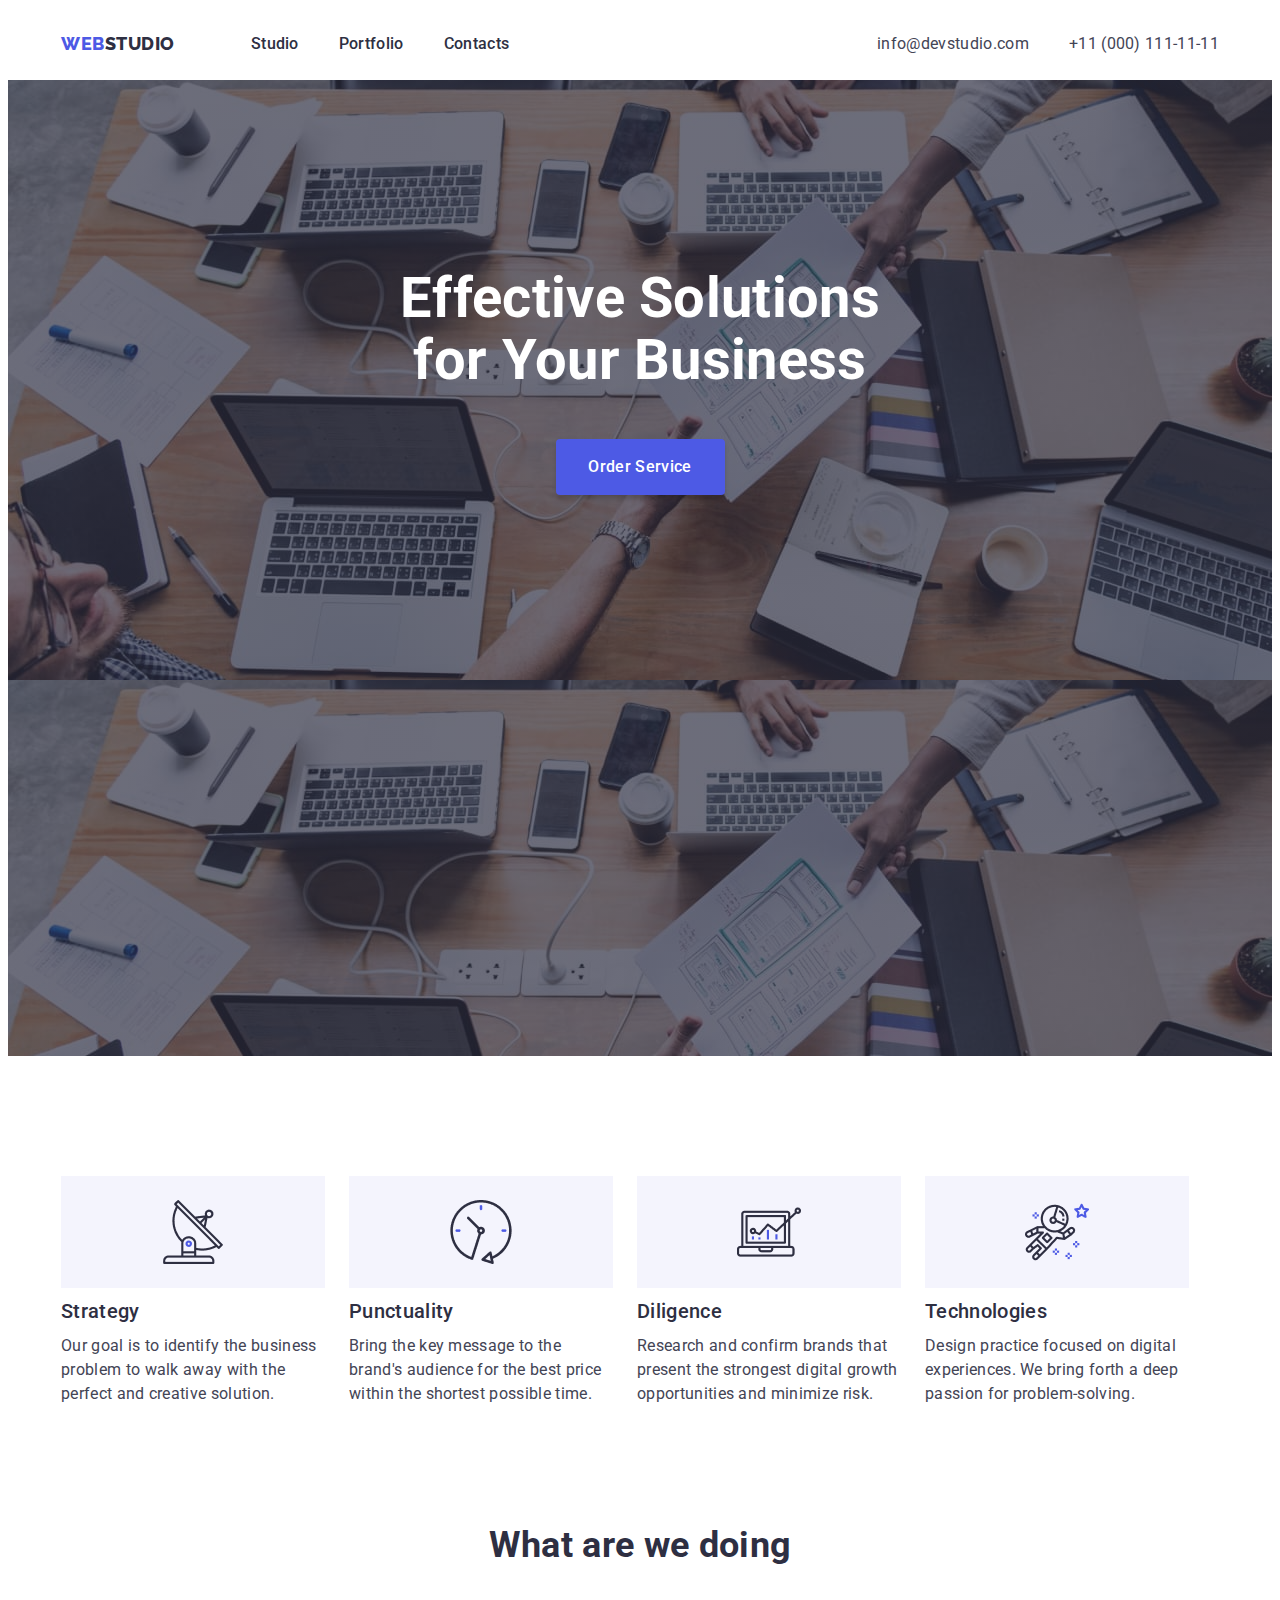
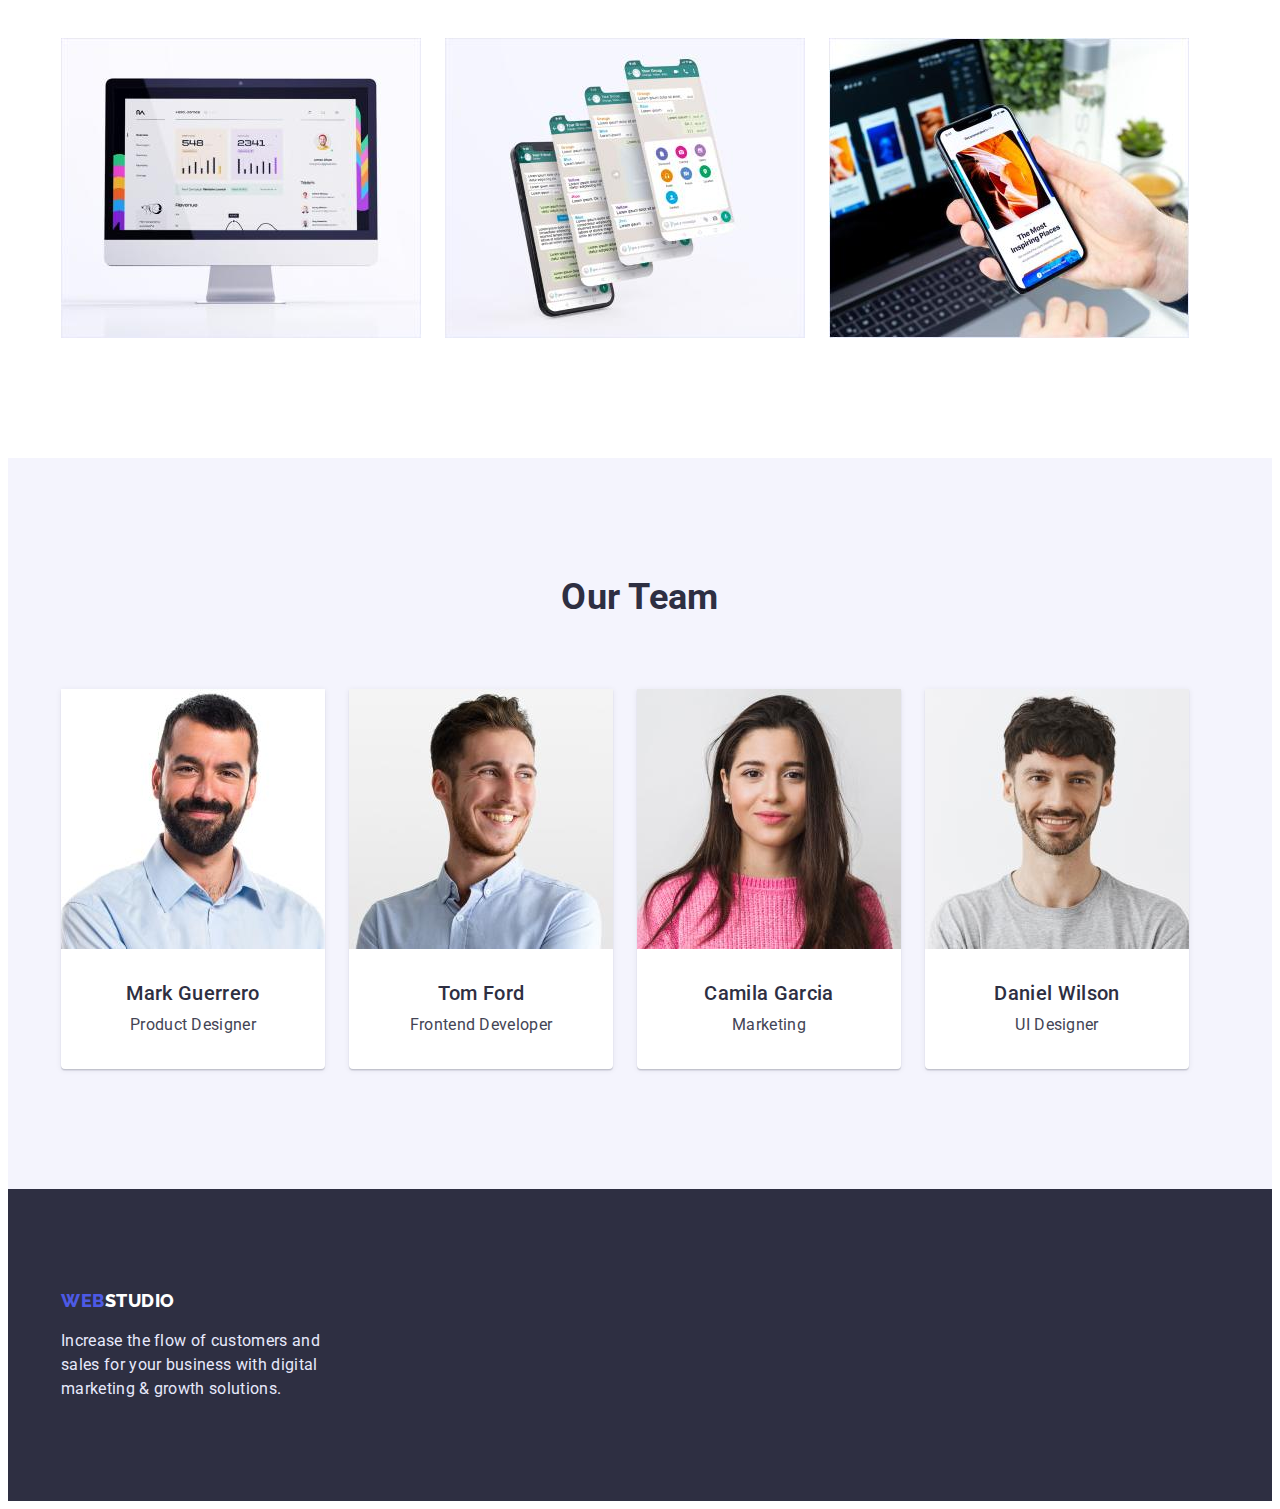
<file: index.html>
<!DOCTYPE html>
<html lang="en">
  <head>
    <meta charset="UTF-8">
    <meta http-equiv="X-UA-Compatible" content="IE=edge">
    <meta name="viewport" content="width=device-width, initial-scale=1.0">
    <title>Document</title>
    <link href="https://fonts.googleapis.com/css2?family=Raleway:wght@800&family=Roboto:wght@400;500;700;900&display=swap" rel="stylesheet">
    <link rel="stylesheet" href="https://cdnjs.cloudflare.com/ajax/libs/modern-normalize/1.1.0/modern-normalize.min.css" 
    integrity="sha512-wpPYUAdjBVSE4KJnH1VR1HeZfpl1ub8YT/NKx4PuQ5NmX2tKuGu6U/JRp5y+Y8XG2tV+wKQpNHVUX03MfMFn9Q==" 
    crossorigin="anonymous" 
    referrerpolicy="no-referrer" />
    <link rel="stylesheet" href="./CSS/styles.css">
  </head>
  <body>
    <!-- header -->

    <header>
      <div class="container header-div">
      <nav class="main-nav">
        <a href="./index.html" class="logo">
          <span class="logo-begin">WEB</span><span class="logo-end-header">STUDIO</span></a>
        <ul class="site-nav list">
          <li class="item"><a href="" class="link" >Studio</a></li>
          <li class="item"><a href="./portfolio.html" class="link" >Portfolio</a></li>
          <li class="item"><a href="" class="link" >Contacts</a></li>
        </ul>
      </nav>
      <address class="main-address">
        <ul class="contact-nav list">
          <li class="item">
            <a href="mailto:info@devstudio.com" class="link">info@devstudio.com</a>
          </li>
          <li class="item">
            <a href="tel:+110001111111" class="link">+11 (000) 111-11-11</a>
          </li>
        </ul>
      </address>
    </div>
    </header>

    <!-- main -->

    <main>

      <!-- section1 -->

      <section class="hero">
        <div class="container">
        <h1 class="hero-title">Effective Solutions <br> for Your Business</h1>
        <button type="button" class="main-button">Order Service</button>
      </div>
      </section>

      <!-- section2 -->

      <section class="section features-main">
        <div class="container">
        <h2 hidden>Features</h2>
        <ul class="features list">
          <li class="item icon-strategy">
            <h3 class="features-list">Strategy</h3>
            <p class="descr">
              Our goal is to identify the business problem to walk away with the
              perfect and creative solution.
            </p>
          </li>
          <li class="item icon-punctuality">
            <h3 class="features-list">Punctuality</h3>
            <p class="descr">
              Bring the key message to the brand's audience for the best price
              within the shortest possible time.
            </p>
          </li>
          <li class="item icon-diligence">
            <h3 class="features-list">Diligence</h3>
            <p class="descr">
              Research and confirm brands that present the strongest digital
              growth opportunities and minimize risk.
            </p>
          </li>
          <li class="item icon-technologies">
            <h3 class="features-list">Technologies</h3>
            <p class="descr">
              Design practice focused on digital experiences. We bring forth a
              deep passion for problem-solving.
            </p>
          </li>
        </ul>
      </div>
      </section>

      <!-- section3 -->

      <section class="section works-main">
        <div class="container">
        <h2 class="section-title">What are we doing</h2>
        <ul class="works list">
          <li class="item">
            <img
              src="./images/picture1.jpg" alt="white monitor with info" width="360" >
          </li>
          <li class="item">
            <img src="./images/picture2.jpg" alt="work of application on the phone" width="360" >
          </li>
          <li class="item">
            <img src="./images/picture3.jpg" alt="view of application on the phone" width="360" >
          </li>
        </ul>
      </div>
      </section>

      <!-- section4 -->

      <section class="section employees">
        <div class="container">
        <h2 class="section-title">Our Team</h2>
        <ul class="team list">
          <li class="item">
            <img src="./images/photo1.jpg" alt="photo of a man" width="264" >
            <div class="team-content">
              <h3 class="team-list">Mark Guerrero</h3>
            <p class="descr">Product Designer</p>
            </div>
            
          </li>
          <li class="item">
            <img src="./images/photo2.jpg" alt="photo of a man" width="264" >
            <div class="team-content">
              <h3 class="team-list">Tom Ford</h3>
              <p class="descr">Frontend Developer</p>
            </div>
            
          </li>
          <li class="item">
            <img src="./images/photo3.jpg" alt="photo of a woman" width="264" >
            <div class="team-content">
              <h3 class="team-list">Camila Garcia</h3>
              <p class="descr">Marketing</p>
            </div>
            
          </li>
          <li class="item">
            <img src="./images/photo4.jpg" alt="photo of a man" width="264" >
            <div class="team-content">
              <h3 class="team-list">Daniel Wilson</h3>
              <p class="descr">UI Designer</p>
            </div>
            
          </li>
        </ul>
      </div>
      </section>
    </main>

    <!-- Footer -->

    <footer class="footer">
      <div class="container">
      <a href="./index.html" class="logo">
        <span class="logo-begin">WEB</span><span class="logo-end">STUDIO</span>
      </a>
      <p class="footer-text">
        Increase the flow of customers and sales for your business with digital
        marketing & growth solutions.
      </p>
    </footer>
  </div>
  </body>
</html>
</file>
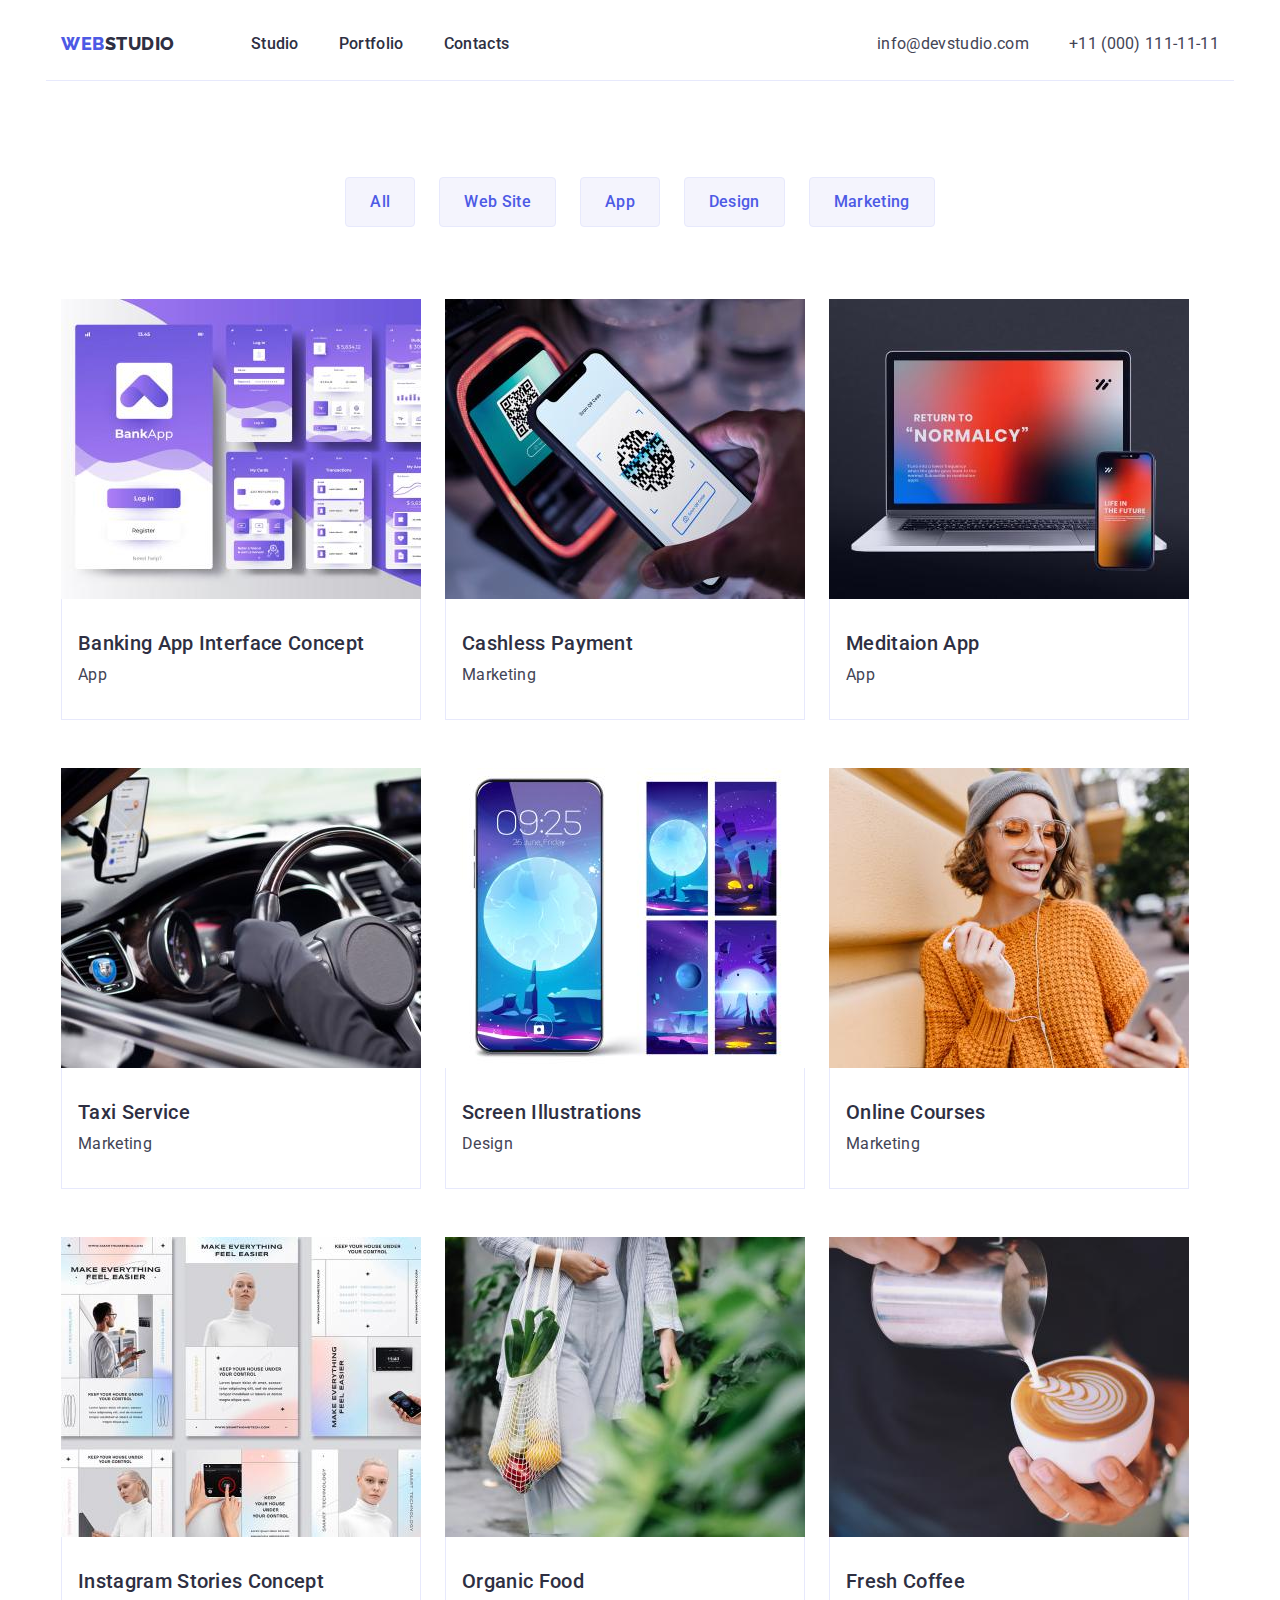
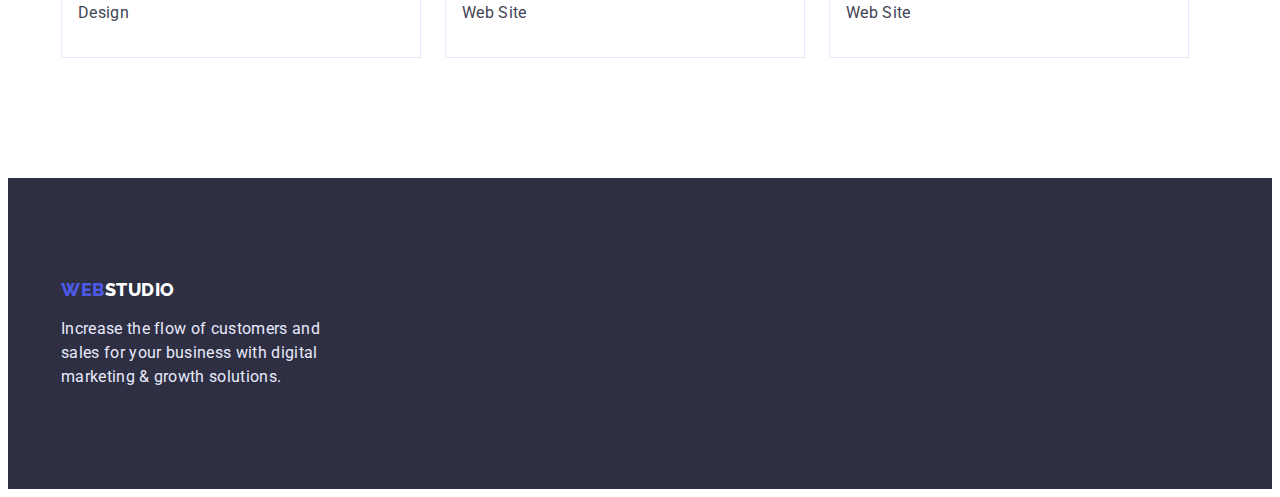
<file: portfolio.html>
<!DOCTYPE html>
<html lang="en">
  <head>
    <meta charset="UTF-8">
    <meta http-equiv="X-UA-Compatible" content="IE=edge">
    <meta name="viewport" content="width=device-width, initial-scale=1.0">
    <title>Portfolio</title>
    <link
      href="https://fonts.googleapis.com/css2?family=Raleway:wght@800&family=Roboto:wght@400;500;700;900&display=swap"
      rel="stylesheet">
    <link rel="stylesheet" href="https://cdnjs.cloudflare.com/ajax/libs/modern-normalize/1.1.0/modern-normalize.min.css" 
    integrity="sha512-wpPYUAdjBVSE4KJnH1VR1HeZfpl1ub8YT/NKx4PuQ5NmX2tKuGu6U/JRp5y+Y8XG2tV+wKQpNHVUX03MfMFn9Q==" 
    crossorigin="anonymous" referrerpolicy="no-referrer" />
    <link rel="stylesheet" href="./CSS/styles.css">
  </head>
  <body>
    <!-- header -->

    <header>
      <div class="container header-portfolio">
      <nav class="main-nav">
        <a href="./index.html" class="logo">
          <span class="logo-begin">WEB</span><span class="logo-end-header">STUDIO</span></a>
        <ul class="site-nav list">
          <li class="item"><a href="./index.html" class="link" >Studio</a></li>
          <li class="item"><a href="" class="link" >Portfolio</a></li>
          <li class="item"><a href="" class="link" >Contacts</a></li>
        </ul>
      </nav>
      <address class="main-address">
        <ul class="contact-nav list">
          <li class="item">
            <a href="mailto:info@devstudio.com" class="link">info@devstudio.com</a>
          </li>
          <li class="item">
            <a href="tel:+110001111111" class="link">+11 (000) 111-11-11</a>
          </li>
        </ul>
      </address>
    </div>
    </header>

    <!-- main -->

    <main>
      <section class="portfolio-main">
        <div class="container">
        <h2 hidden>Hiden title</h2>
      <ul class="filters list">
        <li class="item"><button type="button" class="filter-btn">All</button></li>
        <li class="item"><button type="button" class="filter-btn">Web Site</button></li>
        <li class="item"><button type="button" class="filter-btn">App</button></li>
        <li class="item"><button type="button" class="filter-btn">Design</button></li>
        <li class="item"><button type="button" class="filter-btn">Marketing</button></li>
      </ul>
      <ul class="portfolio list">
        <li class="item">
          <a href="" class="link">
            <div class="card-thumb">
              <img
              src="./images/Portfolio1.jpg"
              alt="bank applications"
              width="360">
            </div>
            <div class="card-content">
            <h3 class="portfolio-list">Banking App Interface Concept</h3>
            <p class="descr">App</p>
            </div>
            
          </a>
        </li>
        <li class="item">
          <a href="" class="link">
            <div class="card-thumb">
              <img
              src="./images/Portfolio2.jpg"
              alt="Cashless payment"
              width="360">
            </div>
            <div class="card-content">
              <h3 class="portfolio-list">Cashless Payment</h3>
            <p class="descr">Marketing</p>
            </div>

          </a>
        </li>
        <li class="item">
          <a href="" class="link">
            <div class="card-thumb">
              <img
              src="./images/Portfolio3.jpg"
              alt="Application view on laptop and smartphone"
              width="360">
            </div>
            <div class="card-content">
            <h3 class="portfolio-list">Meditaion App</h3>
            <p class="descr">App</p>
            </div>

          </a>
        </li>
        <li class="item">
          <a href="" class="link">
            <div class="card-thumb">
              <img
              src="./images/Portfolio4.jpg"
              alt="Taxi service app"
              width="360">
            </div>
            <div class="card-content">
              <h3 class="portfolio-list">Taxi Service</h3>
            <p class="descr">Marketing</p>
            </div>

          </a>
        </li>
        <li class="item">
          <a href="" class="link">
            <div class="card-thumb">
              <img
              src="./images/Portfolio5.jpg"
              alt="Screen illustrations"
              width="360">
            </div>
            <div class="card-content">
              <h3 class="portfolio-list">Screen Illustrations</h3>
              <p class="descr">Design</p>
            </div>

          </a>
        </li>
        <li class="item">
          <a href="" class="link">
            <div class="card-thumb">
              <img
              src="./images/Portfolio6.jpg"
              alt="Woman is checking the phone"
              width="360">
            </div>
            <div class="card-content">
              <h3 class="portfolio-list">Online Courses</h3>
              <p class="descr">Marketing</p>
            </div>
            
          </a>
        </li>
        <li class="item">
          <a href="" class="link">
            <div class="card-thumb">
              <img
              src="./images/Portfolio7.jpg"
              alt="Instagram stories view"
              width="360">
            </div>
            <div class="card-content">
              <h3 class="portfolio-list">Instagram Stories Concept</h3>
            <p class="descr">Design</p>
            </div>
            
          </a>
        </li>
        <li class="item">
          <a href="" class="link">
            <div class="card-thumb">
              <img
              src="./images/Portfolio8.jpg"
              alt="Lady with a foodbag"
              width="360">
            </div>
            <div class="card-content">
              <h3 class="portfolio-list">Organic Food</h3>
              <p class="descr">Web Site</p>
            </div>
            
          </a>
        </li>
        <li class="item">
          <a href="" class="link">
            <div class="card-thumb">
              <img
              src="./images/Portfolio9.jpg"
              alt="Fresh coffee"
              width="360">
            </div>
            <div class="card-content">
              <h3 class="portfolio-list">Fresh Coffee</h3>
              <p class="descr">Web Site</p>
            </div>
            
          </a>
        </li>
      </ul>
    </div>
    </section>
    </main>

    <!-- Footer -->

    <footer class="footer">
      <div class="container">
      <a href="./index.html" class="logo">
        <span class="logo-begin">WEB</span><span class="logo-end">STUDIO</span>
      </a>
      <p class="footer-text">
        Increase the flow of customers and sales for your business with digital
        marketing & growth solutions.
      </p>
    </footer>
  </div>
  </body>
</html>
</file>
<file: CSS/styles.css>
:root {
  --color-primary: #2e2f42;
  --color-secondary: #434455;
  --btn-background: #f4f4fd;
  --light-color: #e7e9fc;
  --logo-primary: #4d5ae5;
  --btn-pressed: #404bbf;
  --white: #ffffff;
  --main-button-shadow: 0px 4px 4px rgba(0, 0, 0, 0.15);
  --team-shadow: 0px 1px 6px rgba(46, 47, 66, 0.08),
    0px 1px 1px rgba(46, 47, 66, 0.16), 0px 2px 1px rgba(46, 47, 66, 0.08);
}

body {
  color: var(--color-secondary);
  background-color: var(--white);
  font-family: Roboto, sans-serif;
  letter-spacing: 0.02em;
}

p,
h1,
h2,
h3,
h4,
h5,
h6 {
  margin: 0;
}

ul {
  margin: 0;
  padding: 0;
}

img {
  display: block;
  max-width: 100%;
  height: auto;
}

.list {
  list-style: none;
}

/* .header */

.header-div {
  display: flex;
  align-items: center;
}

.main-nav {
  display: flex;
}

.logo {
  font-family: Raleway, sans-serif;
  font-size: 18px;
  line-height: 1.3;
  text-decoration: none;
  font-weight: 800;
  letter-spacing: 0.03em;

  padding-top: 24px;
  padding-bottom: 24px;
}

.logo-begin {
  color: var(--logo-primary);
}

.logo-end-header {
  color: var(--color-primary);
}

.site-nav {
  display: flex;
  margin-left: 76px;
}

.site-nav .item {
  margin-right: 40px;
}

.site-nav .item:last-child {
  margin-right: 0;
}

.site-nav .link {
  display: block;

  color: var(--color-primary);
  font-size: 16px;
  line-height: 1.5;
  font-weight: 500;
  text-decoration: none;

  padding-top: 24px;
  padding-bottom: 24px;
}

.site-nav .link:hover,
.site-nav .link:focus {
  color: var(--btn-pressed);
}

.main-address {
  display: flex;
  margin-left: auto;
  font-style: normal;
}

.contact-nav .link {
  color: var(--color-secondary);
  text-decoration: none;
  font-size: 16px;
  line-height: 1.5;

  padding-top: 24px;
  padding-bottom: 24px;
}

.contact-nav {
  display: flex;
}

.contact-nav .item + .item {
  margin-left: 40px;
}

.contact-nav .link:hover,
.contact-nav .link:focus {
  color: var(--btn-pressed);
}

/* section hero*/

.hero {
  background-color: var(--background-hero);
  text-align: center;
  padding-top: 188px;
  padding-bottom: 188px;

  max-width: 1440px;
  height: 600px;
  margin-left: auto;
  margin-right: auto;
  background-image: linear-gradient( to right, rgba(46, 47, 66, 0.7),
rgba(46, 47, 66, 0.7)),
  url(../images/people-office\ 1.jpg);
}

.hero-title {
  color: var(--white);
  font-size: 56px;
  line-height: 1.1;
}

.main-button {
  color: var(--white);
  background-color: var(--logo-primary);
  cursor: pointer;
  border: none;
  font-size: 16px;
  line-height: 1.5;
  font-weight: 500;
  font-family: Roboto, sans-serif;
  letter-spacing: 0.02em;

  padding: 16px 32px;
  width: 169px;
  margin-top: 48px;

  box-shadow: var(--main-button-shadow);
  border-radius: 4px;
}

.main-button:hover,
.main-button:focus {
  background-color: var(--btn-pressed);
}

/* .sections */

.container {
  width: 100%;
  max-width: 1158px;
  margin-left: auto;
  margin-right: auto;
  padding-left: 15px;
  padding-right: 15px;
}

.descr {
  font-size: 16px;
  line-height: 1.5;
  color: var(--color-secondary);
}

.section-title {
  font-size: 36px;
  line-height: 1.1;
  color: var(--color-primary);
  margin-bottom: 72px;
}

/* section features */

.features-main {
  padding-top: 120px;
  padding-bottom: 120px;
}

.features {
  display: flex;
}

.features .item {
  margin-right: 24px;
  flex-basis: calc((1128px - 3 * 24px) / 4);
}

.features .item::before {
  background-color: var(--btn-background);
  display: block;
  content: '';
  height: 112px;
  background-repeat: no-repeat;
  background-position: center;
}

.features .item:nth-child(1)::before {
  background-image: url(../images/antenna\ 1.png);
}

.features .item:nth-child(2)::before {
  background-image: url(../images/clock\ 1.png);
}

.features .item:nth-child(3)::before {
  background-image: url(../images/diagram\ 1.png);
}

.features .item:nth-child(4)::before {
  background-image: url(../images/astronaut\ 1.png);
}

.features .item:last-child {
  margin-right: 0;
}

.features-list {
  font-size: 20px;
  line-height: 1.5;
  font-weight: 500;
  color: var(--color-primary);

  margin-bottom: 8px;
  margin-top: 8px;
}

/* works */

.works-main {
  text-align: center;
  padding-bottom: 120px;
}

.works {
  display: flex;
}

.works .item {
  margin-right: 24px;
}

.works .item:last-child {
  margin-right: 0;
}

/* team */

.employees {
  text-align: center;
  background-color: var(--btn-background);
  padding-top: 120px;
  padding-bottom: 120px;
}

.team {
  display: flex;
  margin-bottom: 0;
}

.team > .item {
  margin-right: 24px;
  background-color: var(--white);
  box-shadow: var(--team-shadow);
  border-radius: 0px 0px 4px 4px;

  display: flex;
  flex-direction: column;
}

.team .item:last-child {
  margin-right: 0;
}

.team-list {
  font-size: 20px;
  line-height: 1.2;
  font-weight: 500;
  color: var(--color-primary);
  margin-bottom: 8px;
}

.team-content {
  padding: 32px 0;
}

/* .footer */

.footer {
  background-color: var(--color-primary);
  padding-top: 100px;
  padding-bottom: 100px;
}

.logo-end {
  color: var(--white);
}

.footer-text {
  color: var(--light-color);
  font-size: 16px;
  line-height: 1.5;
  margin-top: 16px;
  max-width: 264px;
}

/* .portfolio */

.header-portfolio {
  display: flex;
  align-items: center;

  border-bottom: 1px solid var(--light-color);
}

.portfolio-main {
  padding-bottom: 120px;
  padding-top: 96px;
}

.filters {
  display: flex;
  align-items: center;
  justify-content: center;
  margin-bottom: 72px;
}

.filters .item {
  margin-right: 24px;
}

.filters .item:last-child {
  margin-right: 0;
}

.filters .filter-btn {
  display: block;
}

.filter-btn {
  color: var(--logo-primary);
  background-color: var(--btn-background);
  cursor: pointer;
  border: none;
  font-size: 16px;
  line-height: 1.5;
  font-weight: 500;
  font-family: Roboto, sans-serif;
  letter-spacing: 0.02em;

  padding: 12px 24px;

  border: 1px solid var(--light-color);
  border-radius: 4px;
}

.filter-btn:hover,
.filter.btn:focus {
  color: var(--white);
  background-color: var(--btn-pressed);
}

.portfolio {
  display: flex;
  flex-wrap: wrap;
}

.portfolio > .item {
  margin-right: 24px;
  margin-bottom: 48px;

  flex-basis: calc((1128px - 2 * 24px) / 3);
}

.card-content {
  padding: 32px 0 32px 16px;
  border-left: 1px solid var(--light-color);
  border-right: 1px solid var(--light-color);
  border-bottom: 1px solid var(--light-color);
}

.portfolio .item:nth-child(3n) {
  margin-right: 0;
}

.portfolio .item:nth-last-child(-n + 3) {
  margin-bottom: 0;
}

.portfolio-list {
  font-size: 20px;
  line-height: 1.2;
  font-weight: 500;
  color: var(--color-primary);

  margin-bottom: 8px;
}

.portfolio .link {
  text-decoration: none;
}
</file>
